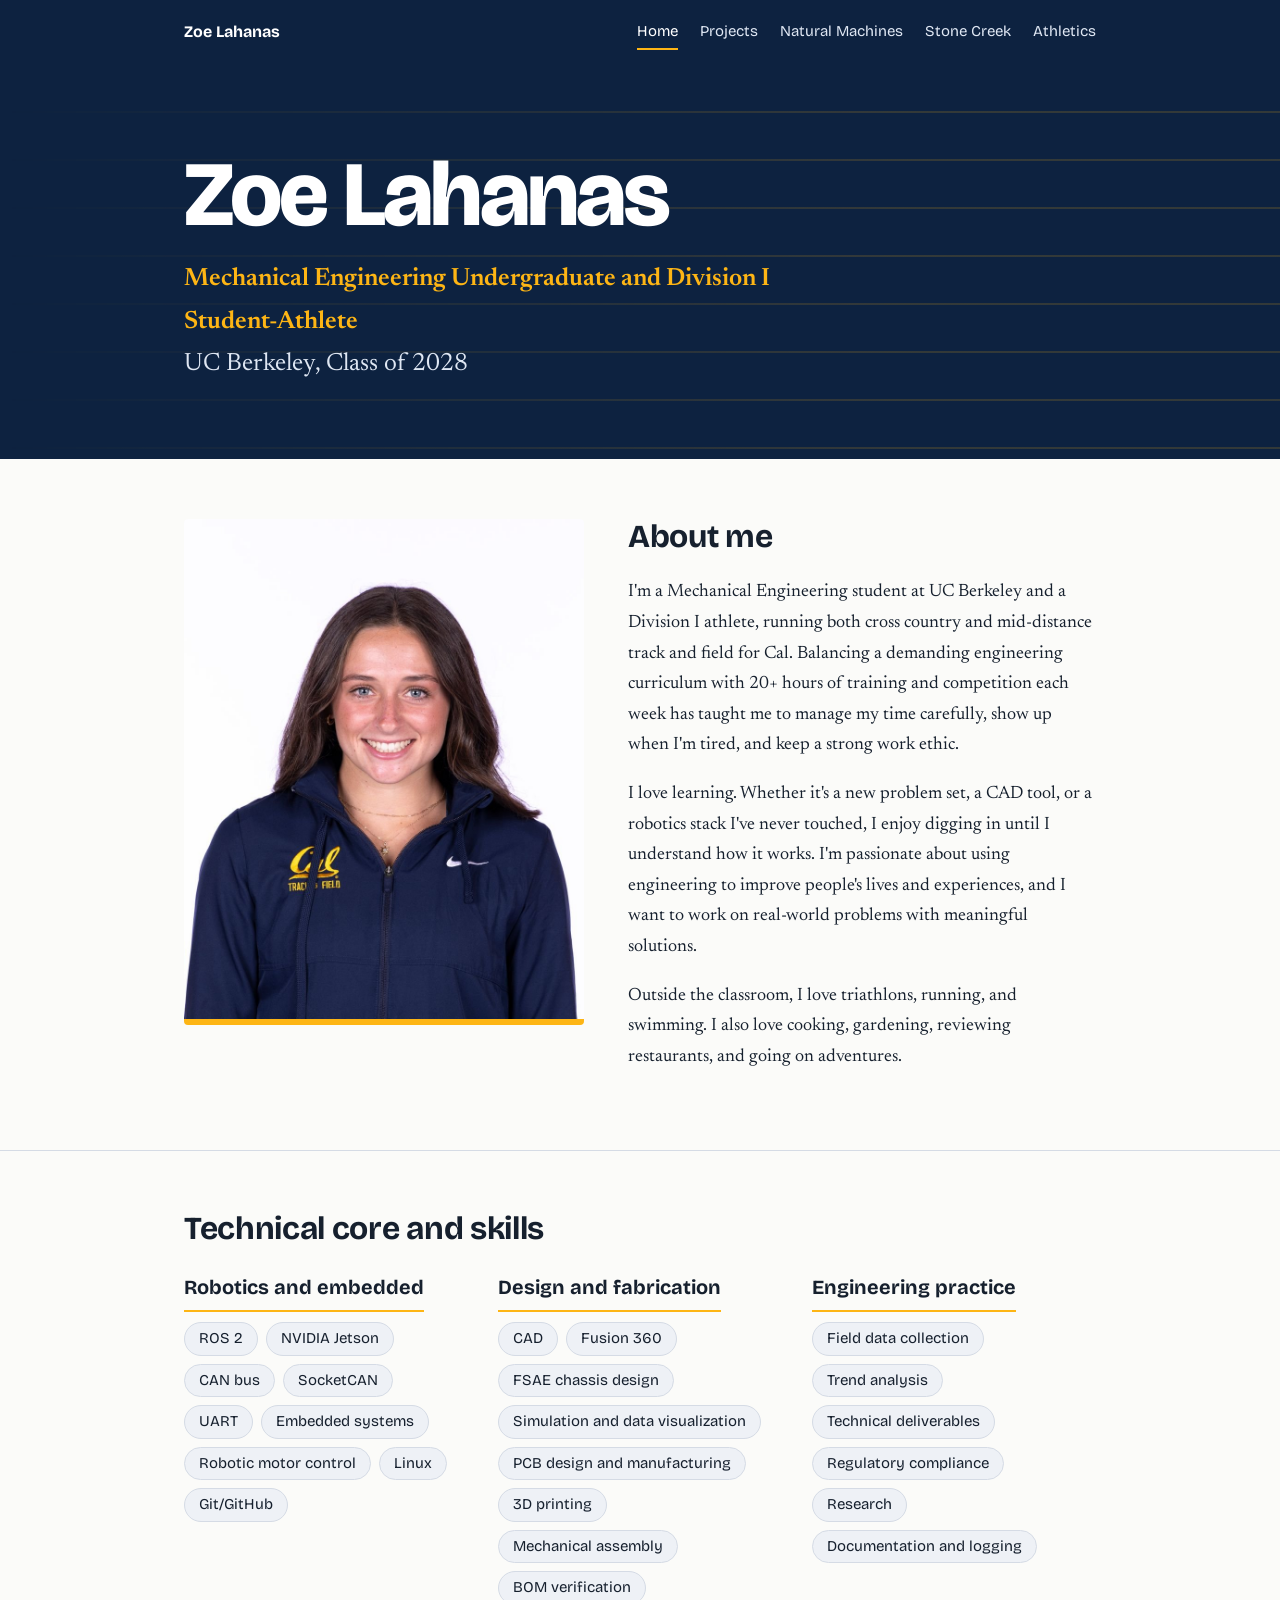
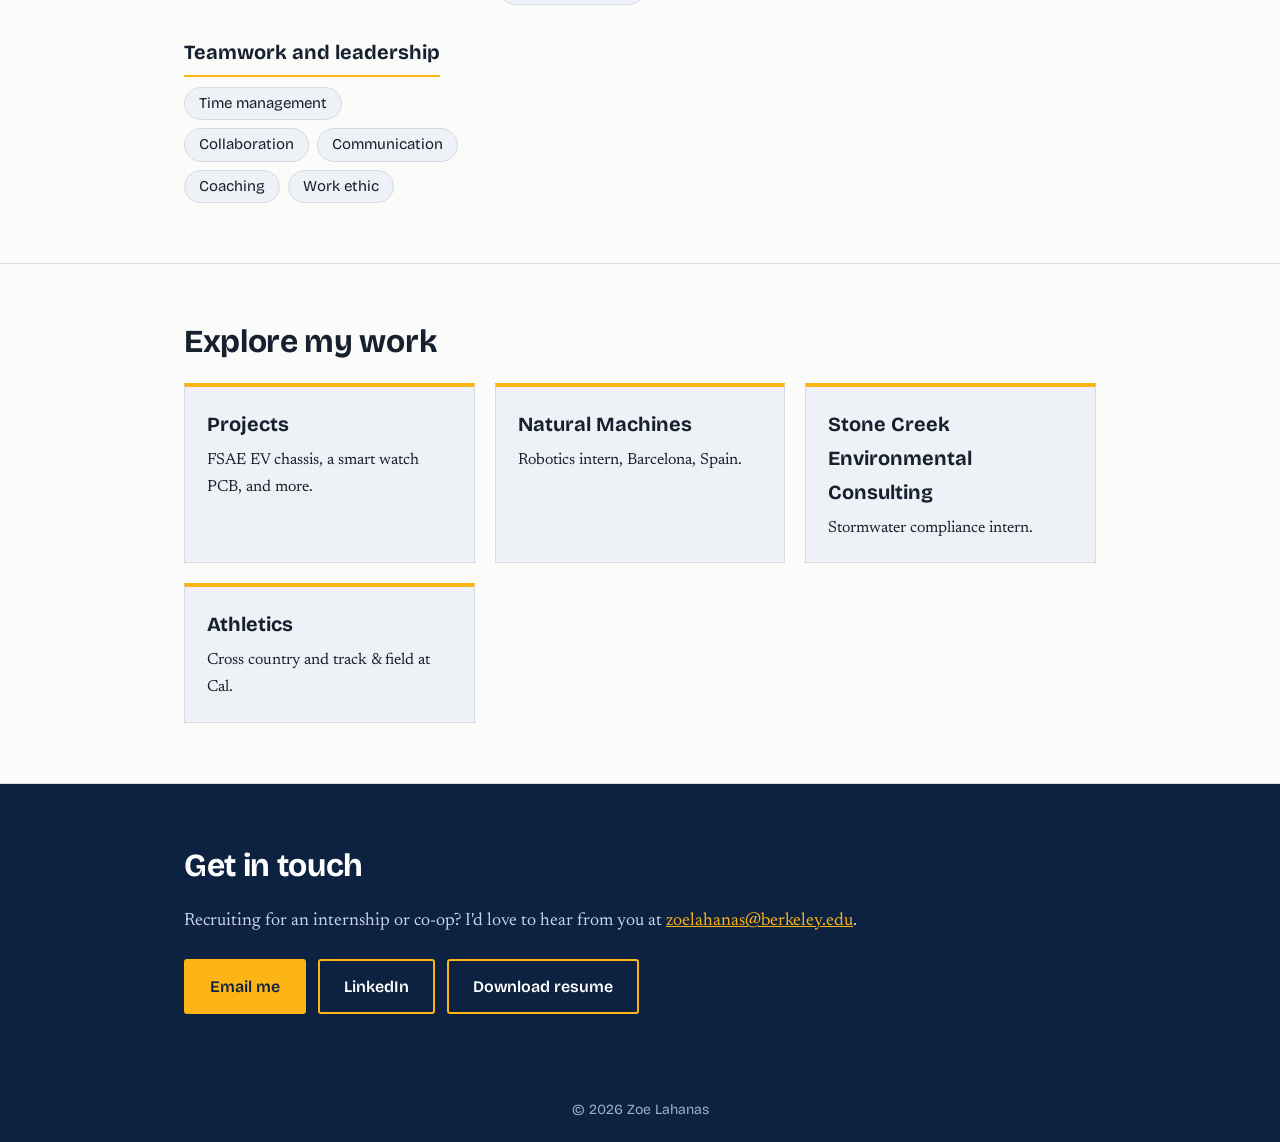
<file: index.html>
<!DOCTYPE html>
<html lang="en"><head><meta charset="utf-8"><meta name="viewport" content="width=device-width,initial-scale=1">
<title>Zoe Lahanas | Mechanical Engineering and D1 Athlete, UC Berkeley</title><meta name="description" content="Zoe Lahanas: Mechanical Engineering undergraduate and Division I student-athlete at UC Berkeley, Class of 2028.">
<link rel="preconnect" href="https://fonts.googleapis.com"><link rel="preconnect" href="https://fonts.gstatic.com" crossorigin><link href="https://fonts.googleapis.com/css2?family=Bricolage+Grotesque:opsz,wght@12..96,500;12..96,700;12..96,800&family=Newsreader:ital,opsz,wght@0,6..72,400;0,6..72,600;1,6..72,400&display=swap" rel="stylesheet"><link rel="stylesheet" href="style.css"></head><body>
<header class="site"><nav aria-label="Main"><a class="brand" href="index.html">Zoe Lahanas</a><a href="index.html" aria-current="page">Home</a><a href="projects.html">Projects</a><a href="natural-machines.html">Natural Machines</a><a href="stone-creek.html">Stone Creek</a><a href="athletics.html">Athletics</a></nav></header>
<div class="hero"><div class="wrap"><h1>Zoe Lahanas</h1>
<p><strong>Mechanical Engineering Undergraduate and Division I Student-Athlete</strong><br>UC Berkeley, Class of 2028</p></div></div>
<section id="about"><div class="wrap about"><img src="assets/zoe-headshot.jpg" alt="Zoe Lahanas in a Cal Track &amp; Field jacket" width="450" height="563"><div>
<h2>About me</h2>
<p>I'm a Mechanical Engineering student at UC Berkeley and a Division I athlete, running both cross country and mid-distance track and field for Cal. Balancing a demanding engineering curriculum with 20+ hours of training and competition each week has taught me to manage my time carefully, show up when I'm tired, and keep a strong work ethic.</p>
<p>I love learning. Whether it's a new problem set, a CAD tool, or a robotics stack I've never touched, I enjoy digging in until I understand how it works. I'm passionate about using engineering to improve people's lives and experiences, and I want to work on real-world problems with meaningful solutions.</p>
<p>Outside the classroom, I love triathlons, running, and swimming. I also love cooking, gardening, reviewing restaurants, and going on adventures.</p>
</div></div></section>
<section id="skills"><div class="wrap"><h2>Technical core and skills</h2><div class="skills">
<div><h3>Robotics and embedded</h3><ul class="tags"><li class="tag">ROS 2</li><li class="tag">NVIDIA Jetson</li><li class="tag">CAN bus</li><li class="tag">SocketCAN</li><li class="tag">UART</li><li class="tag">Embedded systems</li><li class="tag">Robotic motor control</li><li class="tag">Linux</li><li class="tag">Git/GitHub</li></ul></div>
<div><h3>Design and fabrication</h3><ul class="tags"><li class="tag">CAD</li><li class="tag">Fusion 360</li><li class="tag">FSAE chassis design</li><li class="tag">Simulation and data visualization</li><li class="tag">PCB design and manufacturing</li><li class="tag">3D printing</li><li class="tag">Mechanical assembly</li><li class="tag">BOM verification</li></ul></div>
<div><h3>Engineering practice</h3><ul class="tags"><li class="tag">Field data collection</li><li class="tag">Trend analysis</li><li class="tag">Technical deliverables</li><li class="tag">Regulatory compliance</li><li class="tag">Research</li><li class="tag">Documentation and logging</li></ul></div>
<div><h3>Teamwork and leadership</h3><ul class="tags"><li class="tag">Time management</li><li class="tag">Collaboration</li><li class="tag">Communication</li><li class="tag">Coaching</li><li class="tag">Work ethic</li></ul></div>
</div></div></section>
<section><div class="wrap"><h2>Explore my work</h2><div class="cards">
<a class="card" href="projects.html"><h3>Projects</h3><p>FSAE EV chassis, a smart watch PCB, and more.</p></a>
<a class="card" href="natural-machines.html"><h3>Natural Machines</h3><p>Robotics intern, Barcelona, Spain.</p></a>
<a class="card" href="stone-creek.html"><h3>Stone Creek Environmental Consulting</h3><p>Stormwater compliance intern.</p></a>
<a class="card" href="athletics.html"><h3>Athletics</h3><p>Cross country and track &amp; field at Cal.</p></a>
</div></div></section>
<section class="contact" id="contact"><div class="wrap"><h2>Get in touch</h2>
<p>Recruiting for an internship or co-op? I'd love to hear from you at <a href="mailto:zoelahanas@berkeley.edu">zoelahanas@berkeley.edu</a>.</p>
<div class="btns"><a class="btn primary" href="mailto:zoelahanas@berkeley.edu">Email me</a>
<a class="btn" href="https://www.linkedin.com/in/zoe-lahanas" target="_blank" rel="noopener">LinkedIn</a>
<a class="btn" href="assets/Zoe_Lahanas_Resume.pdf" download>Download resume</a></div></div></section><footer>&copy; 2026 Zoe Lahanas</footer></body></html>
</file>
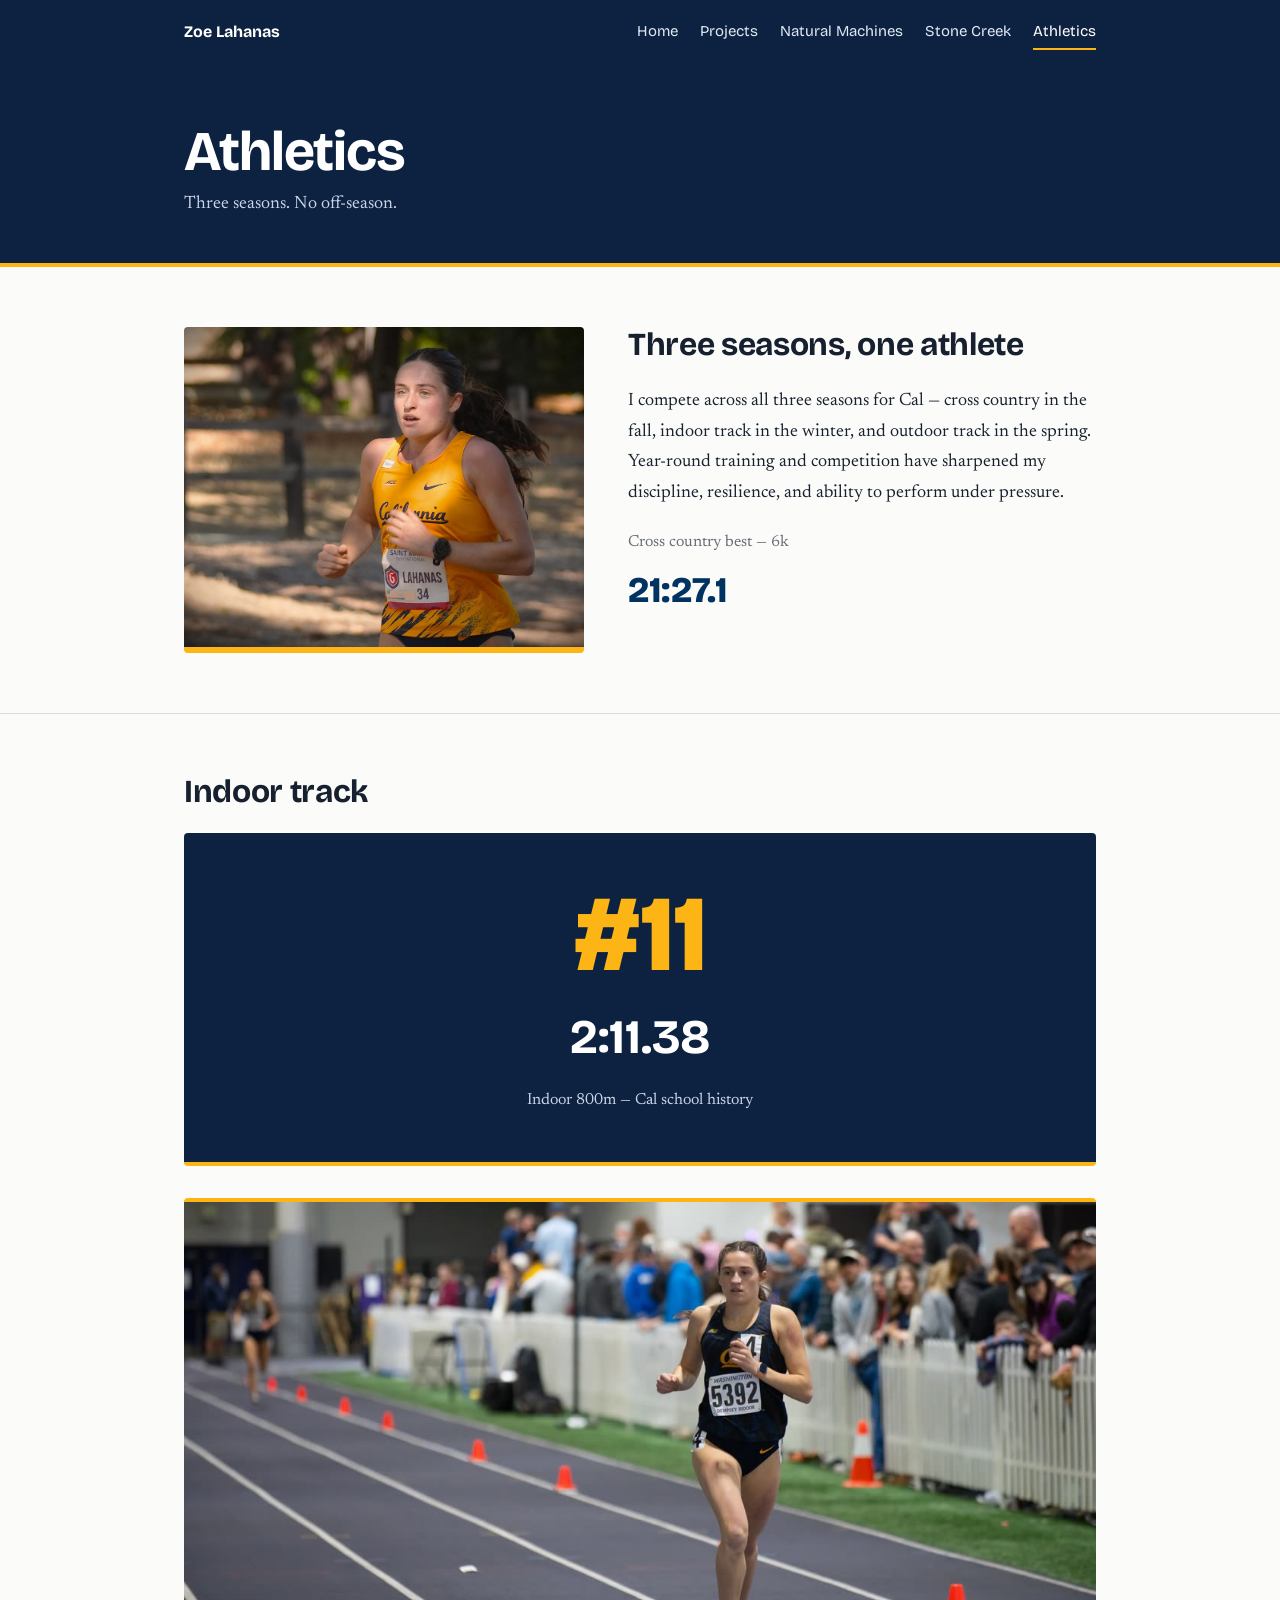
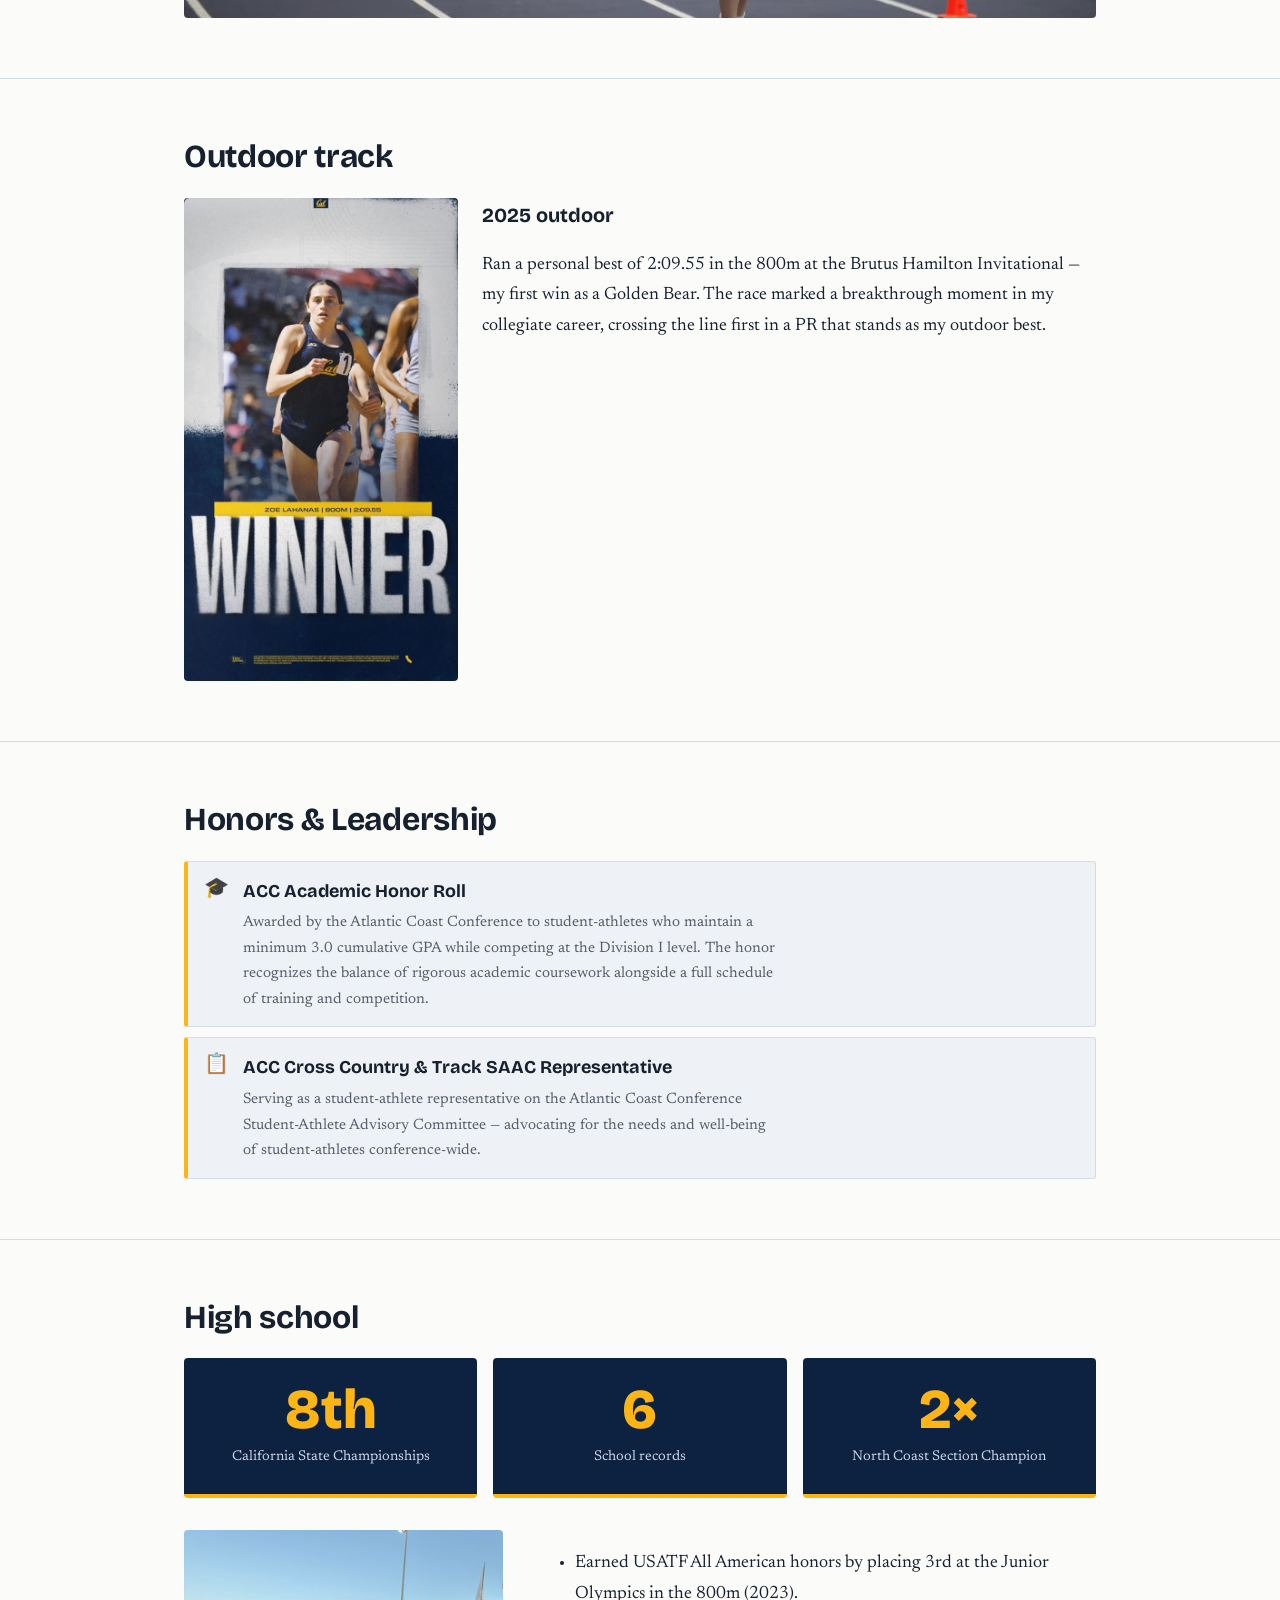
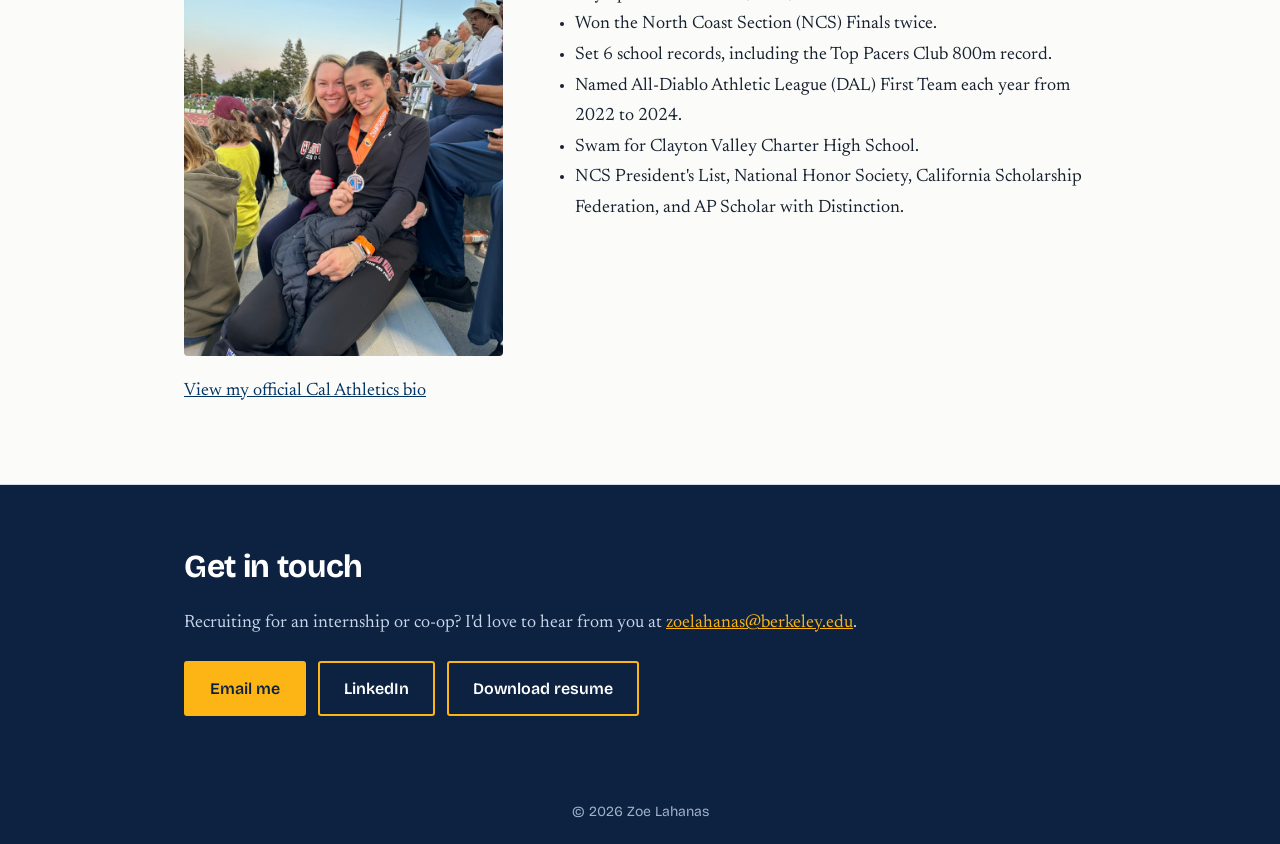
<file: athletics.html>
<!DOCTYPE html>
<html lang="en"><head><meta charset="utf-8"><meta name="viewport" content="width=device-width,initial-scale=1">
<title>Athletics | Zoe Lahanas</title><meta name="description" content="Zoe Lahanas: Mechanical Engineering undergraduate and Division I student-athlete at UC Berkeley, Class of 2028.">
<link rel="preconnect" href="https://fonts.googleapis.com"><link rel="preconnect" href="https://fonts.gstatic.com" crossorigin><link href="https://fonts.googleapis.com/css2?family=Bricolage+Grotesque:opsz,wght@12..96,500;12..96,700;12..96,800&family=Newsreader:ital,opsz,wght@0,6..72,400;0,6..72,600;1,6..72,400&display=swap" rel="stylesheet"><link rel="stylesheet" href="style.css"></head><body>
<header class="site"><nav aria-label="Main"><a class="brand" href="index.html">Zoe Lahanas</a><a href="index.html">Home</a><a href="projects.html">Projects</a><a href="natural-machines.html">Natural Machines</a><a href="stone-creek.html">Stone Creek</a><a href="athletics.html" aria-current="page">Athletics</a></nav></header>
<div class="page-head"><div class="wrap"><h1>Athletics</h1><p>Three seasons. No off-season.</p></div></div><section><div class="wrap"><div class="about">
<img src="assets/zoe-xc-racing.jpg" alt="Zoe Lahanas competing in Cal cross country uniform at the Saint Mary's Invitational">
<div>
<h2>Three seasons, one athlete</h2>
<p>I compete across all three seasons for Cal — cross country in the fall, indoor track in the winter, and outdoor track in the spring. Year-round training and competition have sharpened my discipline, resilience, and ability to perform under pressure.</p>
<p class="meta" style="margin-top:20px;margin-bottom:4px">Cross country best &mdash; 6k</p>
<p style="font-size:36px;font-weight:800;font-family:'Bricolage Grotesque','Helvetica Neue',Arial,sans-serif;margin:0;color:var(--blue)">21:27.1</p>
</div>
</div></div></section>
<section><div class="wrap">
<h2>Indoor track</h2>
<div class="record-hero">
  <span class="record-num">#11</span>
  <span class="record-time">2:11.38</span>
  <span class="record-label">Indoor 800m — Cal school history</span>
</div>
<img src="assets/zoe-indoor-track.jpg" alt="Zoe Lahanas racing indoors at the Washington Dempsey Indoor" style="width:100%;max-height:420px;object-fit:cover;border-radius:4px;display:block;margin-top:8px;border-top:4px solid var(--gold)">
</div></section>
<section><div class="wrap"><h2>Outdoor track</h2>
<div class="entry-row">
<img src="assets/zoe-outdoor-winner.jpg" alt="Cal Athletics winner graphic — Zoe Lahanas, 800m, 2:09.55" class="entry-video">
<div><h3>2025 outdoor</h3><p>Ran a personal best of 2:09.55 in the 800m at the Brutus Hamilton Invitational — my first win as a Golden Bear. The race marked a breakthrough moment in my collegiate career, crossing the line first in a PR that stands as my outdoor best.</p></div>
</div>
</div></section>
<section><div class="wrap"><h2>Honors &amp; Leadership</h2>
<div class="award-cards">
  <div class="award-card"><span class="award-icon">🎓</span><div><strong>ACC Academic Honor Roll</strong><p>Awarded by the Atlantic Coast Conference to student-athletes who maintain a minimum 3.0 cumulative GPA while competing at the Division I level. The honor recognizes the balance of rigorous academic coursework alongside a full schedule of training and competition.</p></div></div>
  <div class="award-card"><span class="award-icon">📋</span><div><strong>ACC Cross Country &amp; Track SAAC Representative</strong><p>Serving as a student-athlete representative on the Atlantic Coast Conference Student-Athlete Advisory Committee — advocating for the needs and well-being of student-athletes conference-wide.</p></div></div>
</div></div></section>
<section><div class="wrap"><h2>High school</h2>
<div class="stat-boxes">
  <div class="stat-box"><span class="stat-num">8th</span><span class="stat-label">California State Championships</span></div>
  <div class="stat-box"><span class="stat-num">6</span><span class="stat-label">School records</span></div>
  <div class="stat-box"><span class="stat-num">2×</span><span class="stat-label">North Coast Section Champion</span></div>
</div>
<div class="hs-row">
<img src="assets/hs-state-championships.jpg" alt="Zoe Lahanas at the CIF State Championships with her medal">
<ul>
<li>Earned USATF All American honors by placing 3rd at the Junior Olympics in the 800m (2023).</li>
<li>Won the North Coast Section (NCS) Finals twice.</li>
<li>Set 6 school records, including the Top Pacers Club 800m record.</li>
<li>Named All-Diablo Athletic League (DAL) First Team each year from 2022 to 2024.</li>
<li>Swam for Clayton Valley Charter High School.</li>
<li>NCS President's List, National Honor Society, California Scholarship Federation, and AP Scholar with Distinction.</li></ul>
</div>
<p style="margin-top:20px"><a href="https://calbears.com/sports/cross-country/roster/zoe-lahanas/28080" target="_blank" rel="noopener">View my official Cal Athletics bio</a></p></div></section>
<section class="contact" id="contact"><div class="wrap"><h2>Get in touch</h2>
<p>Recruiting for an internship or co-op? I'd love to hear from you at <a href="mailto:zoelahanas@berkeley.edu">zoelahanas@berkeley.edu</a>.</p>
<div class="btns"><a class="btn primary" href="mailto:zoelahanas@berkeley.edu">Email me</a>
<a class="btn" href="https://www.linkedin.com/in/zoe-lahanas" target="_blank" rel="noopener">LinkedIn</a>
<a class="btn" href="assets/Zoe_Lahanas_Resume.pdf" download>Download resume</a></div></div></section><footer>&copy; 2026 Zoe Lahanas</footer></body></html>
</file>
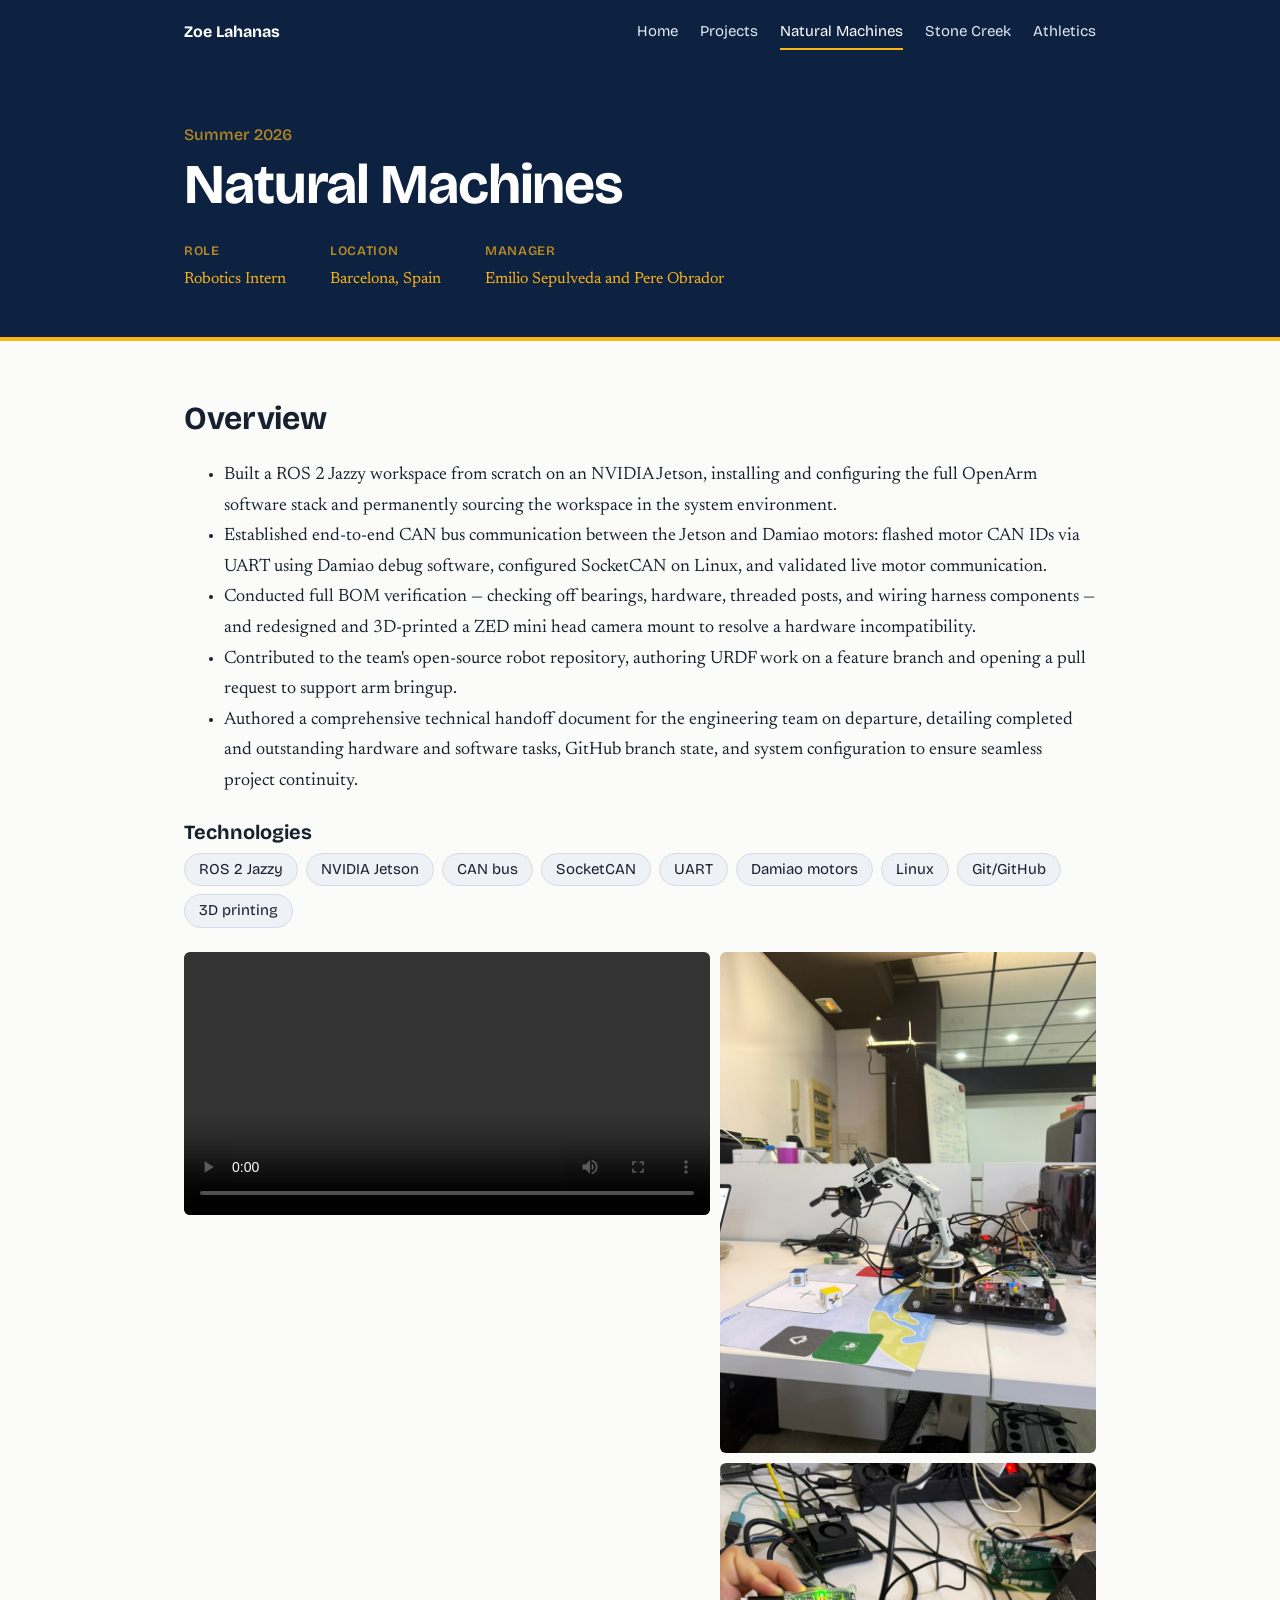
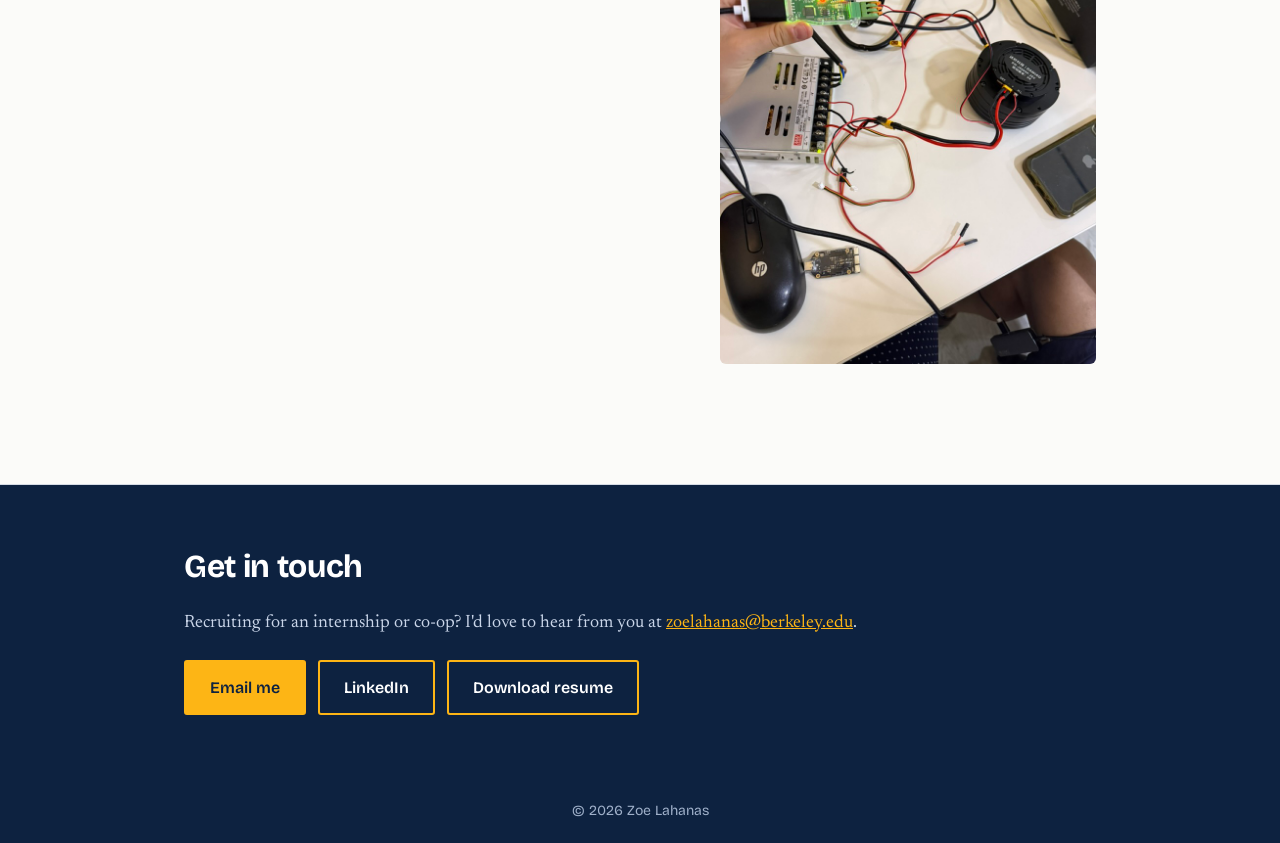
<file: natural-machines.html>
<!DOCTYPE html>
<html lang="en"><head><meta charset="utf-8"><meta name="viewport" content="width=device-width,initial-scale=1">
<title>Natural Machines | Zoe Lahanas</title><meta name="description" content="Zoe Lahanas: Mechanical Engineering undergraduate and Division I student-athlete at UC Berkeley, Class of 2028.">
<link rel="preconnect" href="https://fonts.googleapis.com"><link rel="preconnect" href="https://fonts.gstatic.com" crossorigin><link href="https://fonts.googleapis.com/css2?family=Bricolage+Grotesque:opsz,wght@12..96,500;12..96,700;12..96,800&family=Newsreader:ital,opsz,wght@0,6..72,400;0,6..72,600;1,6..72,400&display=swap" rel="stylesheet"><link rel="stylesheet" href="style.css"></head><body>
<header class="site"><nav aria-label="Main"><a class="brand" href="index.html">Zoe Lahanas</a><a href="index.html">Home</a><a href="projects.html">Projects</a><a href="natural-machines.html" aria-current="page">Natural Machines</a><a href="stone-creek.html">Stone Creek</a><a href="athletics.html">Athletics</a></nav></header>
<div class="page-head"><div class="wrap"><p style="margin:0 0 6px;font-size:16px;color:rgba(253,181,21,0.7);font-family:'Bricolage Grotesque',sans-serif;font-weight:500">Summer 2026</p><h1>Natural Machines</h1><div class="intern-meta"><dl>
<div><dt>Role</dt><dd>Robotics Intern</dd></div>
<div><dt>Location</dt><dd>Barcelona, Spain</dd></div>
<div><dt>Manager</dt><dd>Emilio Sepulveda and Pere Obrador</dd></div>
</dl></div></div></div><section><div class="wrap"><h2>Overview</h2><ul>
<li>Built a ROS 2 Jazzy workspace from scratch on an NVIDIA Jetson, installing and configuring the full OpenArm software stack and permanently sourcing the workspace in the system environment.</li>
<li>Established end-to-end CAN bus communication between the Jetson and Damiao motors: flashed motor CAN IDs via UART using Damiao debug software, configured SocketCAN on Linux, and validated live motor communication.</li>
<li>Conducted full BOM verification — checking off bearings, hardware, threaded posts, and wiring harness components — and redesigned and 3D-printed a ZED mini head camera mount to resolve a hardware incompatibility.</li>
<li>Contributed to the team's open-source robot repository, authoring URDF work on a feature branch and opening a pull request to support arm bringup.</li>
<li>Authored a comprehensive technical handoff document for the engineering team on departure, detailing completed and outstanding hardware and software tasks, GitHub branch state, and system configuration to ensure seamless project continuity.</li></ul>
<h3>Technologies</h3><ul class="tags"><li class="tag">ROS 2 Jazzy</li><li class="tag">NVIDIA Jetson</li><li class="tag">CAN bus</li><li class="tag">SocketCAN</li><li class="tag">UART</li><li class="tag">Damiao motors</li><li class="tag">Linux</li><li class="tag">Git/GitHub</li><li class="tag">3D printing</li></ul><div class="photo-grid">
<video controls><source src="assets/nm-motor-setup.mp4" type="video/mp4"></video>
<img src="assets/nm-robotic-arm.jpg" alt="Robotic arm assembled in the lab">
<img src="assets/nm-can-bus.jpg" alt="CAN bus board and Damiao motor wiring">
</div></div>
<div style="height:60px"></div></section>
<section class="contact" id="contact"><div class="wrap"><h2>Get in touch</h2>
<p>Recruiting for an internship or co-op? I'd love to hear from you at <a href="mailto:zoelahanas@berkeley.edu">zoelahanas@berkeley.edu</a>.</p>
<div class="btns"><a class="btn primary" href="mailto:zoelahanas@berkeley.edu">Email me</a>
<a class="btn" href="https://www.linkedin.com/in/zoe-lahanas" target="_blank" rel="noopener">LinkedIn</a>
<a class="btn" href="assets/Zoe_Lahanas_Resume.pdf" download>Download resume</a></div></div></section><footer>&copy; 2026 Zoe Lahanas</footer></body></html>
</file>
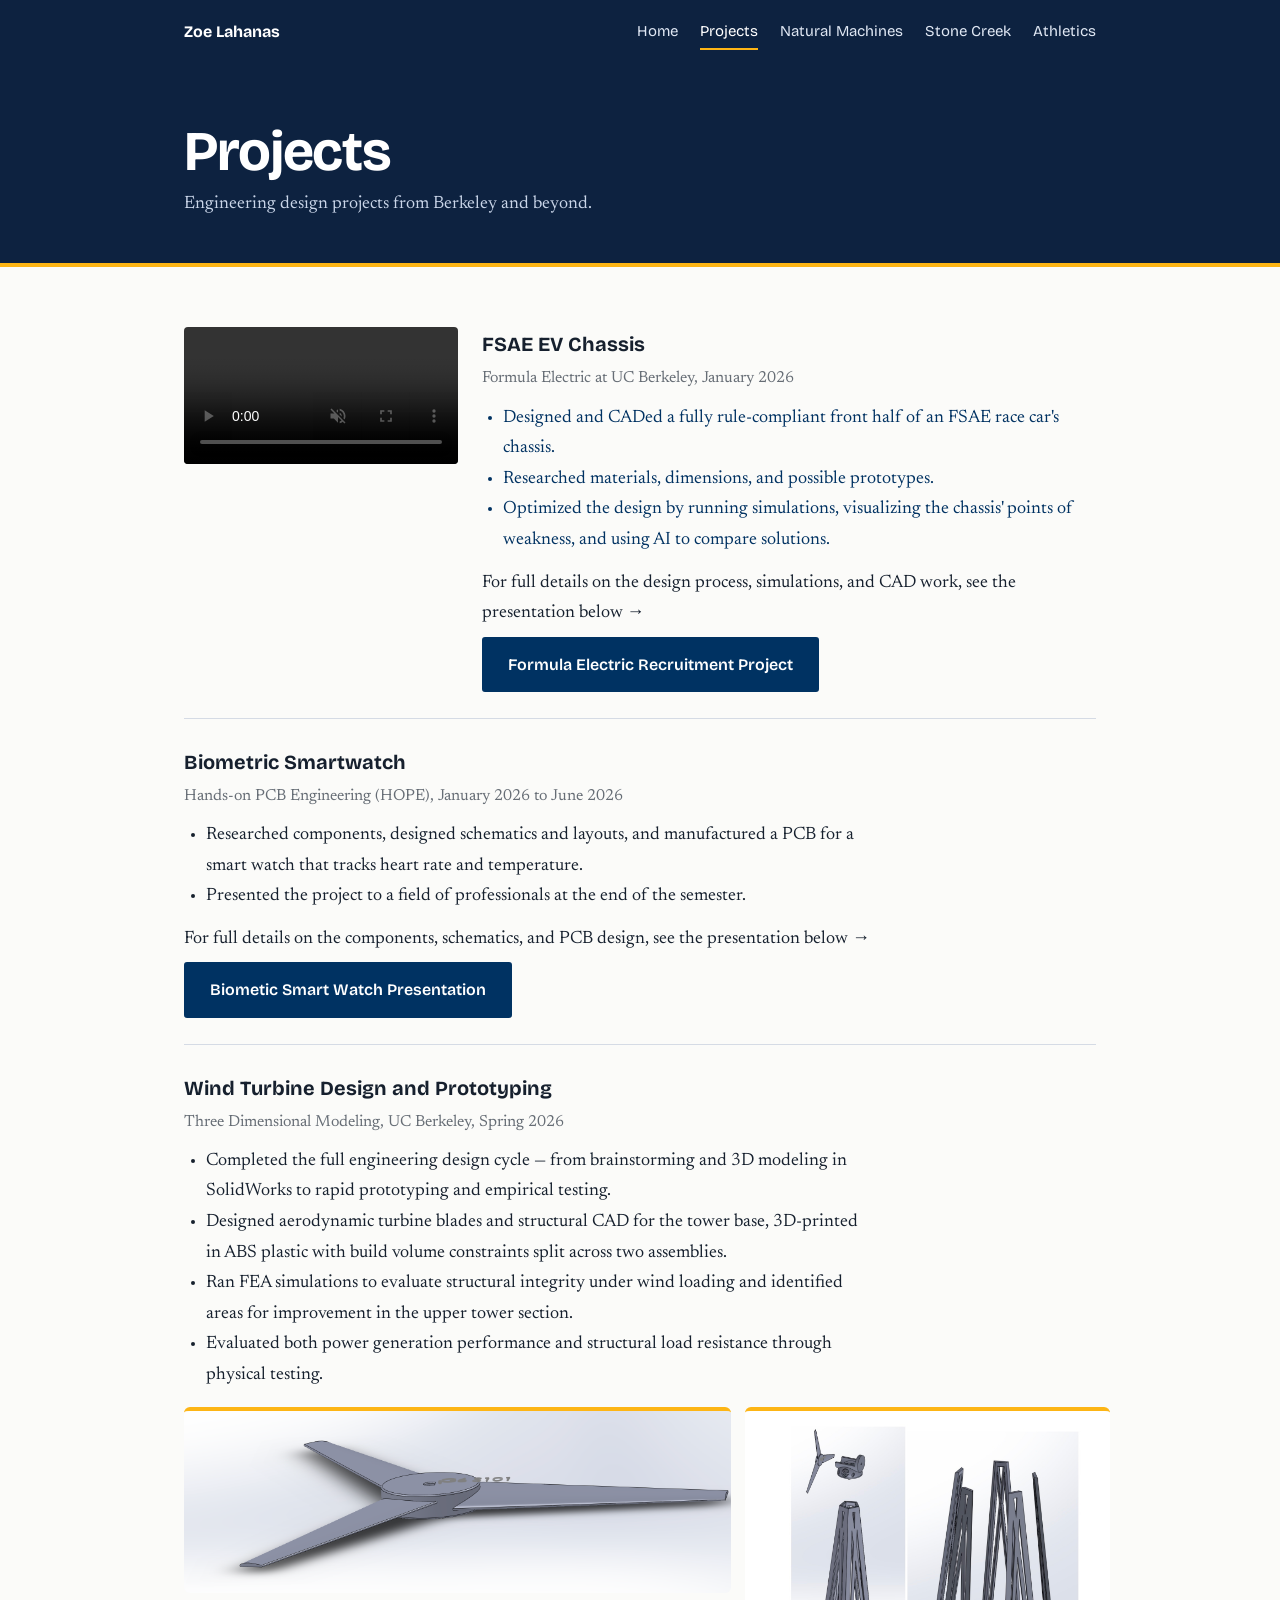
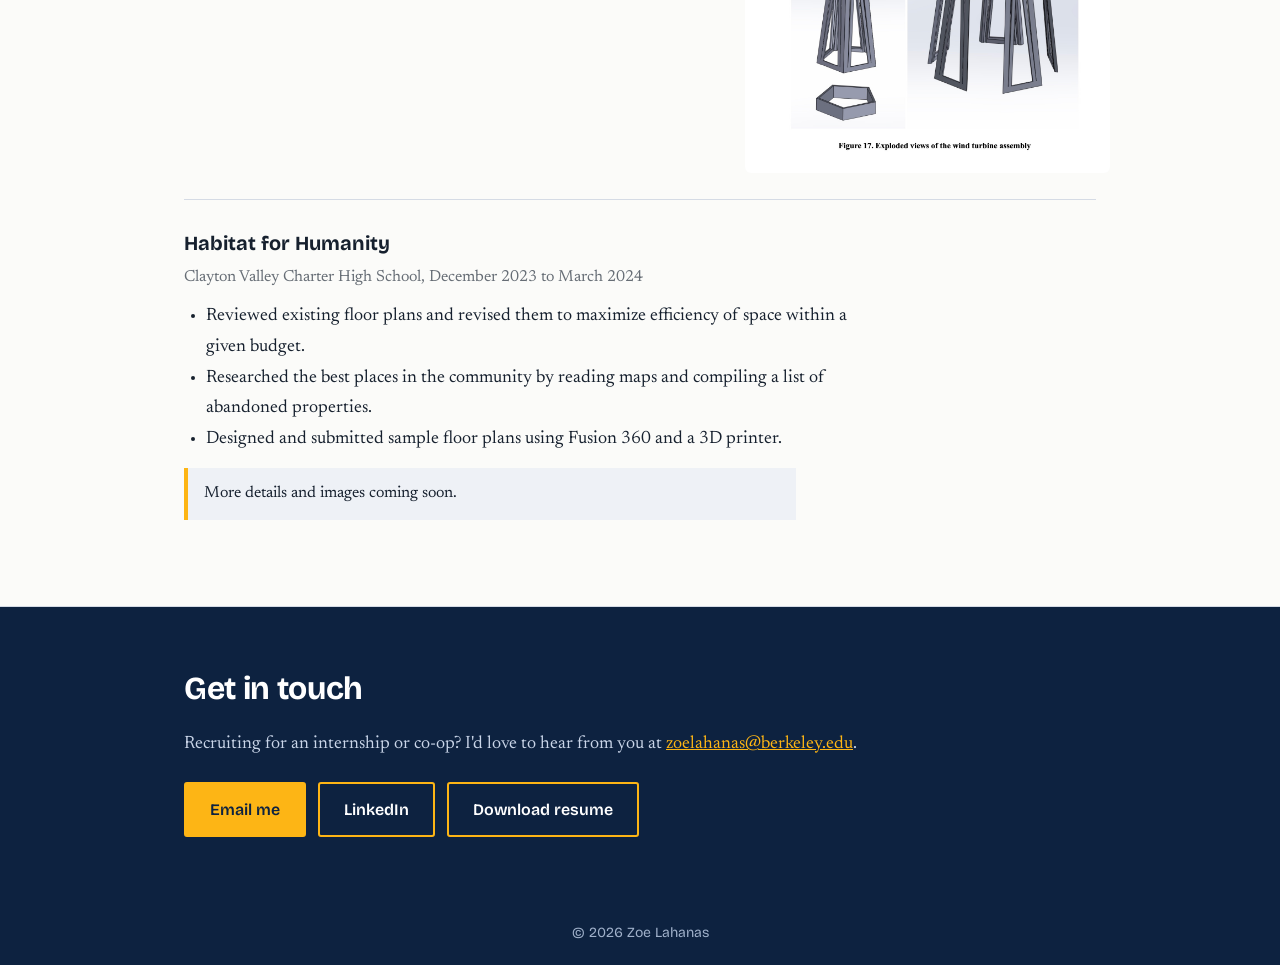
<file: projects.html>
<!DOCTYPE html>
<html lang="en"><head><meta charset="utf-8"><meta name="viewport" content="width=device-width,initial-scale=1">
<title>Projects | Zoe Lahanas</title><meta name="description" content="Zoe Lahanas: Mechanical Engineering undergraduate and Division I student-athlete at UC Berkeley, Class of 2028.">
<link rel="preconnect" href="https://fonts.googleapis.com"><link rel="preconnect" href="https://fonts.gstatic.com" crossorigin><link href="https://fonts.googleapis.com/css2?family=Bricolage+Grotesque:opsz,wght@12..96,500;12..96,700;12..96,800&family=Newsreader:ital,opsz,wght@0,6..72,400;0,6..72,600;1,6..72,400&display=swap" rel="stylesheet"><link rel="stylesheet" href="style.css"></head><body>
<header class="site"><nav aria-label="Main"><a class="brand" href="index.html">Zoe Lahanas</a><a href="index.html">Home</a><a href="projects.html" aria-current="page">Projects</a><a href="natural-machines.html">Natural Machines</a><a href="stone-creek.html">Stone Creek</a><a href="athletics.html">Athletics</a></nav></header>
<div class="page-head"><div class="wrap"><h1>Projects</h1><p>Engineering design projects from Berkeley and beyond.</p></div></div><section><div class="wrap">
<div class="entry"><div class="entry-row">
<video controls muted class="entry-video">
  <source src="assets/fsae-chassis.mp4" type="video/mp4">
</video>
<div><h3>FSAE EV Chassis</h3><p class="meta">Formula Electric at UC Berkeley, January 2026</p><ul class="blue-text">
<li>Designed and CADed a fully rule-compliant front half of an FSAE race car's chassis.</li>
<li>Researched materials, dimensions, and possible prototypes.</li>
<li>Optimized the design by running simulations, visualizing the chassis' points of weakness, and using AI to compare solutions.</li></ul>
<p style="margin-top:12px;margin-bottom:8px">For full details on the design process, simulations, and CAD work, see the presentation below →</p>
<div class="btns"><a class="btn blue" href="assets/Formula_Electric_Recruitment_Project.pdf" download>Formula Electric Recruitment Project</a></div></div>
</div></div>
<div class="entry"><h3>Biometric Smartwatch</h3><p class="meta">Hands-on PCB Engineering (HOPE), January 2026 to June 2026</p><ul>
<li>Researched components, designed schematics and layouts, and manufactured a PCB for a smart watch that tracks heart rate and temperature.</li>
<li>Presented the project to a field of professionals at the end of the semester.</li></ul>
<p style="margin-top:12px;margin-bottom:8px">For full details on the components, schematics, and PCB design, see the presentation below →</p>
<div class="btns"><a class="btn blue" href="assets/Biometic_Smart_Watch_Presentation.pdf" download>Biometic Smart Watch Presentation</a></div></div>
<div class="entry"><h3>Wind Turbine Design and Prototyping</h3><p class="meta">Three Dimensional Modeling, UC Berkeley, Spring 2026</p><ul>
<li>Completed the full engineering design cycle — from brainstorming and 3D modeling in SolidWorks to rapid prototyping and empirical testing.</li>
<li>Designed aerodynamic turbine blades and structural CAD for the tower base, 3D-printed in ABS plastic with build volume constraints split across two assemblies.</li>
<li>Ran FEA simulations to evaluate structural integrity under wind loading and identified areas for improvement in the upper tower section.</li>
<li>Evaluated both power generation performance and structural load resistance through physical testing.</li></ul>
<div style="display:flex;gap:14px;margin-top:16px;align-items:flex-start">
<img src="assets/wind-turbine-blades.png" alt="CAD render of the wind turbine blade assembly" style="width:60%;border-radius:6px;border-top:4px solid var(--gold)">
<img src="assets/wind-turbine-cad.jpg" alt="Exploded views of the wind turbine assembly" style="width:40%;border-radius:6px;border-top:4px solid var(--gold)">
</div></div>
<div class="entry"><h3>Habitat for Humanity</h3><p class="meta">Clayton Valley Charter High School, December 2023 to March 2024</p><ul>
<li>Reviewed existing floor plans and revised them to maximize efficiency of space within a given budget.</li>
<li>Researched the best places in the community by reading maps and compiling a list of abandoned properties.</li>
<li>Designed and submitted sample floor plans using Fusion 360 and a 3D printer.</li></ul><p class="soon">More details and images coming soon.</p></div>
</div></section>
<section class="contact" id="contact"><div class="wrap"><h2>Get in touch</h2>
<p>Recruiting for an internship or co-op? I'd love to hear from you at <a href="mailto:zoelahanas@berkeley.edu">zoelahanas@berkeley.edu</a>.</p>
<div class="btns"><a class="btn primary" href="mailto:zoelahanas@berkeley.edu">Email me</a>
<a class="btn" href="https://www.linkedin.com/in/zoe-lahanas" target="_blank" rel="noopener">LinkedIn</a>
<a class="btn" href="assets/Zoe_Lahanas_Resume.pdf" download>Download resume</a></div></div></section><footer>&copy; 2026 Zoe Lahanas</footer></body></html>
</file>
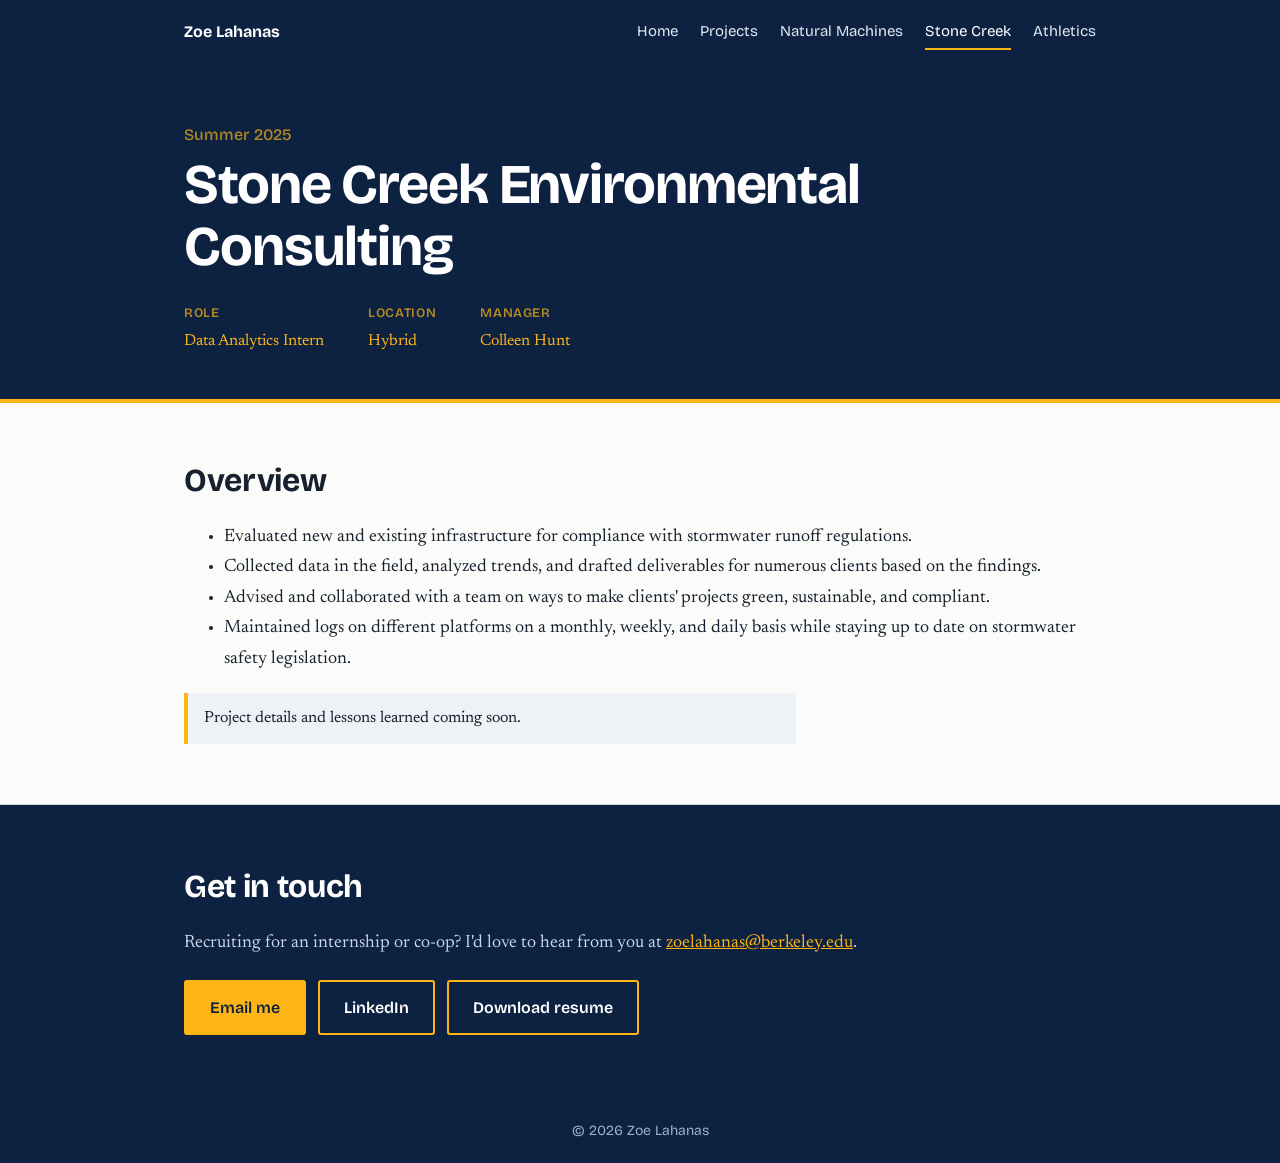
<file: stone-creek.html>
<!DOCTYPE html>
<html lang="en"><head><meta charset="utf-8"><meta name="viewport" content="width=device-width,initial-scale=1">
<title>Stone Creek Environmental Consulting | Zoe Lahanas</title><meta name="description" content="Zoe Lahanas: Mechanical Engineering undergraduate and Division I student-athlete at UC Berkeley, Class of 2028.">
<link rel="preconnect" href="https://fonts.googleapis.com"><link rel="preconnect" href="https://fonts.gstatic.com" crossorigin><link href="https://fonts.googleapis.com/css2?family=Bricolage+Grotesque:opsz,wght@12..96,500;12..96,700;12..96,800&family=Newsreader:ital,opsz,wght@0,6..72,400;0,6..72,600;1,6..72,400&display=swap" rel="stylesheet"><link rel="stylesheet" href="style.css"></head><body>
<header class="site"><nav aria-label="Main"><a class="brand" href="index.html">Zoe Lahanas</a><a href="index.html">Home</a><a href="projects.html">Projects</a><a href="natural-machines.html">Natural Machines</a><a href="stone-creek.html" aria-current="page">Stone Creek</a><a href="athletics.html">Athletics</a></nav></header>
<div class="page-head"><div class="wrap"><p style="margin:0 0 6px;font-size:16px;color:rgba(253,181,21,0.7);font-family:'Bricolage Grotesque',sans-serif;font-weight:500">Summer 2025</p><h1>Stone Creek Environmental Consulting</h1><div class="intern-meta"><dl>
<div><dt>Role</dt><dd>Data Analytics Intern</dd></div>
<div><dt>Location</dt><dd>Hybrid</dd></div>
<div><dt>Manager</dt><dd>Colleen Hunt</dd></div>
</dl></div></div></div><section><div class="wrap"><h2>Overview</h2><ul>
<li>Evaluated new and existing infrastructure for compliance with stormwater runoff regulations.</li>
<li>Collected data in the field, analyzed trends, and drafted deliverables for numerous clients based on the findings.</li>
<li>Advised and collaborated with a team on ways to make clients' projects green, sustainable, and compliant.</li>
<li>Maintained logs on different platforms on a monthly, weekly, and daily basis while staying up to date on stormwater safety legislation.</li></ul><p class="soon">Project details and lessons learned coming soon.</p></div></section>
<section class="contact" id="contact"><div class="wrap"><h2>Get in touch</h2>
<p>Recruiting for an internship or co-op? I'd love to hear from you at <a href="mailto:zoelahanas@berkeley.edu">zoelahanas@berkeley.edu</a>.</p>
<div class="btns"><a class="btn primary" href="mailto:zoelahanas@berkeley.edu">Email me</a>
<a class="btn" href="https://www.linkedin.com/in/zoe-lahanas" target="_blank" rel="noopener">LinkedIn</a>
<a class="btn" href="assets/Zoe_Lahanas_Resume.pdf" download>Download resume</a></div></div></section><footer>&copy; 2026 Zoe Lahanas</footer></body></html>
</file>
<file: style.css>
:root{--navy:#0d2240;--blue:#003262;--gold:#fdb515;--ink:#16202e;--mist:#eef1f6;--paper:#fbfbf9;--line:#d5dbe5}
@media (prefers-color-scheme:dark){:root{--ink:#e8ecf3;--paper:#0b1626;--mist:#12233a;--line:#26374f;--blue:#9cc3f0}}
*{box-sizing:border-box}html{scroll-behavior:smooth}
body{margin:0;background:var(--paper);color:var(--ink);font:18px/1.7 'Newsreader',Georgia,serif}
h1,h2,h3,nav,.btn,.tag,th{font-family:'Bricolage Grotesque','Helvetica Neue',Arial,sans-serif}
a{color:var(--blue)}a:focus-visible,.btn:focus-visible{outline:3px solid var(--gold);outline-offset:3px}
.wrap{max-width:960px;margin:0 auto;padding:0 24px}
header.site{background:var(--navy);position:sticky;top:0;z-index:5}
nav{display:flex;flex-wrap:wrap;gap:4px 22px;padding:14px 24px;max-width:960px;margin:0 auto;align-items:center}
nav a{color:#dfe7f3;text-decoration:none;font-size:15px;padding:4px 0;border-bottom:2px solid transparent}
nav a:hover,nav a[aria-current]{border-color:var(--gold);color:#fff}
nav .brand{font-weight:700;color:#fff;margin-right:auto;font-size:16px}
.hero{background:var(--navy);color:#fff;padding:84px 0 72px;position:relative;overflow:hidden}
.hero::before{content:"";position:absolute;inset:0;background:repeating-linear-gradient(180deg,transparent 0 46px,rgba(253,181,21,.16) 46px 48px);-webkit-mask:linear-gradient(90deg,transparent,#000 70%);mask:linear-gradient(90deg,transparent,#000 70%)}
.hero .wrap{position:relative}
.hero h1{font-size:clamp(44px,9vw,92px);line-height:1;margin:0 0 18px;letter-spacing:-.03em;font-weight:800}
.hero p{font-size:clamp(19px,2.6vw,25px);margin:0;max-width:640px;color:#dfe7f3}
.hero p strong{color:var(--gold);font-weight:600}
.page-head{background:var(--navy);color:#fff;padding:56px 0 44px;border-bottom:4px solid var(--gold)}
.page-head h1{margin:0 0 6px;font-size:clamp(34px,6vw,56px);letter-spacing:-.02em;line-height:1.1}
.page-head p{margin:0;color:#c9d5e8}
section{padding:60px 0}section+section{border-top:1px solid var(--line)}
h2{font-size:32px;line-height:1.15;margin:0 0 22px;letter-spacing:-.01em}
h3{font-size:20px;margin:0 0 4px}
.about{display:grid;grid-template-columns:400px 1fr;gap:44px;align-items:start}
.about img{width:100%;height:auto;border-radius:4px;display:block;border-bottom:6px solid var(--gold)}
.about p{margin:0 0 1em;max-width:62ch}
.skills{display:grid;grid-template-columns:repeat(auto-fit,minmax(260px,1fr));gap:30px}
.skills h3{border-bottom:2px solid var(--gold);padding-bottom:6px;margin-bottom:10px;display:inline-block}
ul.plain{list-style:none;margin:0;padding:0}ul.plain li{padding:3px 0}
.tags{display:flex;flex-wrap:wrap;gap:8px;margin:0;padding:0;list-style:none}
.tag{background:var(--mist);border:1px solid var(--line);border-radius:99px;padding:3px 14px;font-size:15px}
.entry{padding:26px 0;border-top:1px solid var(--line)}.entry:first-of-type{border-top:0;padding-top:0}
.entry-row{display:flex;gap:24px;align-items:start}
.entry-video{width:30%;min-width:140px;border-radius:4px;flex-shrink:0}
.blue-text{color:var(--blue)}
@media(max-width:720px){.entry-row{flex-direction:column}.entry-video{width:100%}}
.meta{color:color-mix(in srgb,var(--ink) 65%,transparent);font-size:16px;margin:0 0 10px}
.entry ul{margin:8px 0;padding-left:1.2em;max-width:68ch}
.record-hero{background:var(--navy);color:#fff;text-align:center;padding:48px 24px;border-radius:4px;margin-bottom:32px;border-bottom:4px solid var(--gold)}
.record-num{display:block;font-family:'Bricolage Grotesque','Helvetica Neue',Arial,sans-serif;font-size:clamp(64px,12vw,108px);font-weight:800;color:var(--gold);line-height:1}
.record-time{display:block;font-family:'Bricolage Grotesque','Helvetica Neue',Arial,sans-serif;font-size:clamp(28px,5vw,48px);font-weight:700;color:#fff;margin-top:8px}
.record-label{display:block;font-size:16px;color:#c9d5e8;margin-top:8px}
.award-cards{display:flex;flex-direction:column;gap:10px;margin-top:12px}
.award-card{display:flex;gap:14px;align-items:start;background:var(--mist);border:1px solid var(--line);border-left:4px solid var(--gold);padding:14px 16px;border-radius:3px}
.award-icon{font-size:20px;flex-shrink:0;line-height:1.3}
.award-card strong{font-family:'Bricolage Grotesque','Helvetica Neue',Arial,sans-serif;display:block;margin-bottom:2px}
.award-card p{margin:4px 0 0;font-size:15px;color:color-mix(in srgb,var(--ink) 70%,transparent);max-width:60ch}
.stat-boxes{display:grid;grid-template-columns:repeat(3,1fr);gap:16px;margin-bottom:32px}
.stat-box{background:var(--navy);color:#fff;padding:24px 16px;text-align:center;border-radius:4px;border-bottom:4px solid var(--gold)}
.stat-num{display:block;font-family:'Bricolage Grotesque','Helvetica Neue',Arial,sans-serif;font-size:clamp(36px,5vw,56px);font-weight:800;color:var(--gold);line-height:1}
.stat-label{display:block;font-size:14px;margin-top:8px;color:#c9d5e8}
.hs-row{display:flex;gap:32px;align-items:start}
.hs-row img{width:35%;min-width:160px;border-radius:4px;flex-shrink:0;object-fit:cover}
@media(max-width:720px){.stat-boxes{grid-template-columns:1fr 1fr}.hs-row{flex-direction:column}.hs-row img{width:100%}}
.photo-grid{display:grid;grid-template-columns:1.4fr 1fr;gap:10px;margin-top:24px}
.photo-grid video{grid-row:1/3;width:100%;object-fit:cover;border-radius:6px;display:block}
.photo-grid img{width:100%;height:auto;border-radius:6px;display:block}
@media(max-width:600px){.photo-grid{grid-template-columns:1fr}.photo-grid video{grid-row:auto}}
.intern-meta{margin-top:24px}
.intern-meta dl{display:flex;flex-wrap:wrap;gap:16px 44px;margin:0}
.intern-meta dl>div{display:flex;flex-direction:column;gap:4px}
.intern-meta dt{font-family:'Bricolage Grotesque','Helvetica Neue',Arial,sans-serif;font-weight:600;font-size:13px;color:rgba(253,181,21,0.7);letter-spacing:.05em;text-transform:uppercase}
.intern-meta dd{margin:0;font-size:16px;color:#fdb515}
.soon{background:var(--mist);border-left:4px solid var(--gold);padding:12px 16px;margin:14px 0 0;font-size:16px;max-width:68ch}
.cards{display:grid;grid-template-columns:repeat(auto-fit,minmax(280px,1fr));gap:20px}
.card{display:block;border:1px solid var(--line);border-top:4px solid var(--gold);padding:20px 22px;text-decoration:none;color:inherit;background:var(--mist)}
.card:hover{border-top-color:var(--blue)}.card p{margin:6px 0 0;font-size:16px}
table{border-collapse:collapse;width:100%;max-width:560px}
th,td{text-align:left;padding:9px 12px;border-bottom:1px solid var(--line)}th{font-size:15px}
td:last-child{font-variant-numeric:tabular-nums;font-weight:600}
.cols{display:grid;grid-template-columns:repeat(auto-fit,minmax(300px,1fr));gap:40px}
.contact{background:var(--navy);color:#fff;padding:64px 0}
.contact h2{color:#fff}.contact p{color:#c9d5e8;margin:0 0 22px}.contact a:not(.btn){color:var(--gold)}
.btns{display:flex;flex-wrap:wrap;gap:12px}
.btn{display:inline-block;padding:12px 24px;font-weight:600;font-size:16px;text-decoration:none;border:2px solid var(--gold);color:#fff;border-radius:3px}
.btn.primary{background:var(--gold);color:var(--navy)}.btn.blue{background:var(--blue);border-color:var(--blue);color:#fff}.btn:hover{background:#fff;border-color:#fff;color:var(--navy)}
footer{padding:20px 0;font-size:14px;text-align:center;background:var(--navy);color:#9fb0c9;font-family:'Bricolage Grotesque',sans-serif}
@media(max-width:720px){.about{grid-template-columns:1fr}.about img{max-width:280px}section{padding:44px 0}}
@media(prefers-reduced-motion:reduce){html{scroll-behavior:auto}}
</file>
